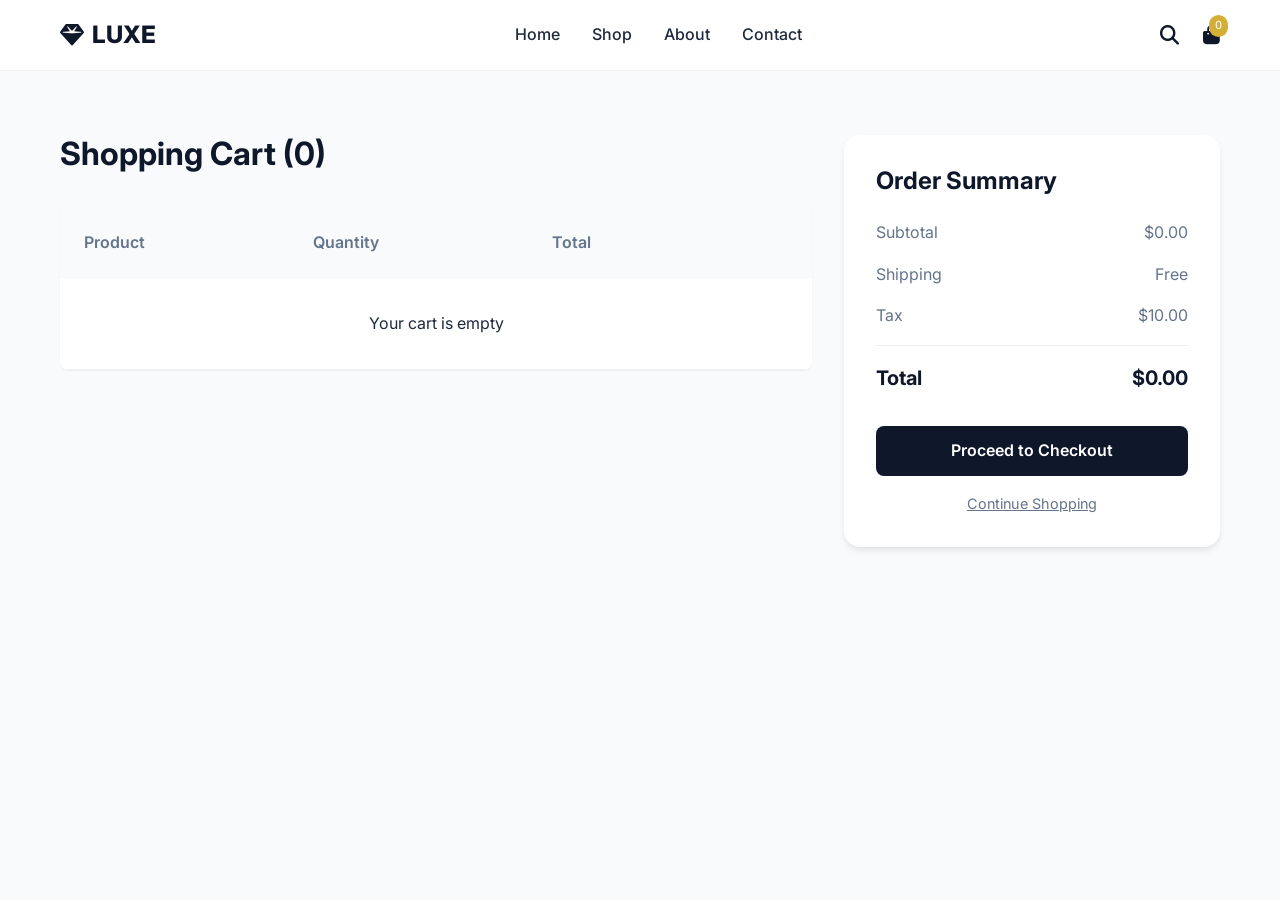
<file: cart.html>
<!DOCTYPE html>
<html lang="en">

<head>
    <meta charset="UTF-8">
    <meta name="viewport" content="width=device-width, initial-scale=1.0">
    <title>Your Cart | Luxe</title>
    <link href="https://fonts.googleapis.com/css2?family=Inter:wght@400;500;600;700;800&display=swap" rel="stylesheet">
    <link rel="stylesheet" href="https://cdnjs.cloudflare.com/ajax/libs/font-awesome/6.4.0/css/all.min.css">
    <link rel="stylesheet" href="style.css">
    <style>
        .cart-wrapper {
            display: grid;
            grid-template-columns: 2fr 1fr;
            gap: 2rem;
            padding: 4rem 0;
        }

        .cart-table {
            width: 100%;
            border-collapse: collapse;
            background: white;
            border-radius: var(--radius-md);
            box-shadow: var(--shadow-sm);
            overflow: hidden;
        }

        .cart-table th {
            text-align: left;
            padding: 1.5rem;
            background: #f8fafc;
            font-weight: 600;
            color: var(--text-light);
        }

        .cart-table td {
            padding: 1.5rem;
            border-bottom: 1px solid #eee;
            vertical-align: middle;
        }

        .cart-item-info {
            display: flex;
            align-items: center;
            gap: 1rem;
        }

        .cart-item-img {
            width: 80px;
            height: 80px;
            border-radius: var(--radius-md);
            object-fit: cover;
        }

        .cart-summary {
            background: white;
            padding: 2rem;
            border-radius: var(--radius-lg);
            box-shadow: var(--shadow-md);
            height: fit-content;
        }

        .summary-row {
            display: flex;
            justify-content: space-between;
            margin-bottom: 1rem;
            color: var(--text-light);
        }

        .summary-total {
            border-top: 1px solid #eee;
            padding-top: 1rem;
            margin-top: 1rem;
            font-size: 1.25rem;
            font-weight: 700;
            color: var(--primary);
            display: flex;
            justify-content: space-between;
        }

        @media (max-width: 768px) {
            .cart-wrapper {
                grid-template-columns: 1fr;
            }
        }
    </style>
</head>

<body>

    <header id="header">
        <div class="container nav-container">
            <a href="index.html" class="logo"><i class="fa-solid fa-gem"></i> LUXE</a>
            <nav>
                <ul class="nav-links">
                    <li><a href="index.html">Home</a></li>
                    <li><a href="products.html">Shop</a></li>
                    <li><a href="about.html">About</a></li>
                    <li><a href="contact.html">Contact</a></li>
                </ul>
            </nav>
            <div class="nav-icons">
                <a href="#" class="icon-btn search-btn"><i class="fa-solid fa-magnifying-glass"></i></a>
                <a href="cart.html" class="icon-btn"><i class="fa-solid fa-bag-shopping"></i> <span class="badge"
                        id="cart-count">0</span></a>
                <button class="mobile-menu-btn"><i class="fa-solid fa-bars"></i></button>
            </div>
        </div>
    </header>

    <div class="container">
        <div class="cart-wrapper">
            <!-- Cart Items -->
            <div class="cart-list">
                <h1 style="margin-bottom: 2rem;">Shopping Cart (3)</h1>
                <table class="cart-table">
                    <thead>
                        <tr>
                            <th>Product</th>
                            <th>Quantity</th>
                            <th>Total</th>
                            <th></th>
                        </tr>
                    </thead>
                    <tbody>
                        <!-- Items will be injected by script.js -->
                    </tbody>
                </table>
            </div>

            <!-- Summary -->
            <div class="cart-summary">
                <h2 style="font-size: 1.5rem; margin-bottom: 1.5rem;">Order Summary</h2>
                <div class="summary-row">
                    <span>Subtotal</span>
                    <span id="subtotal">$0.00</span>
                </div>
                <div class="summary-row">
                    <span>Shipping</span>
                    <span>Free</span>
                </div>
                <div class="summary-row">
                    <span>Tax</span>
                    <span>$10.00</span>
                </div>
                <div class="summary-total">
                    <span>Total</span>
                    <span id="total">$0.00</span>
                </div>
                <a href="checkout.html" class="btn btn-primary"
                    style="width: 100%; text-align: center; margin-top: 2rem;">Proceed to Checkout</a>
                <a href="products.html"
                    style="display:block; text-align:center; margin-top:1rem; font-size:0.9rem; color:var(--text-light); text-decoration:underline;">Continue
                    Shopping</a>
            </div>
        </div>
    </div>

    <script src="script.js"></script>
</body>

</html>
</file>
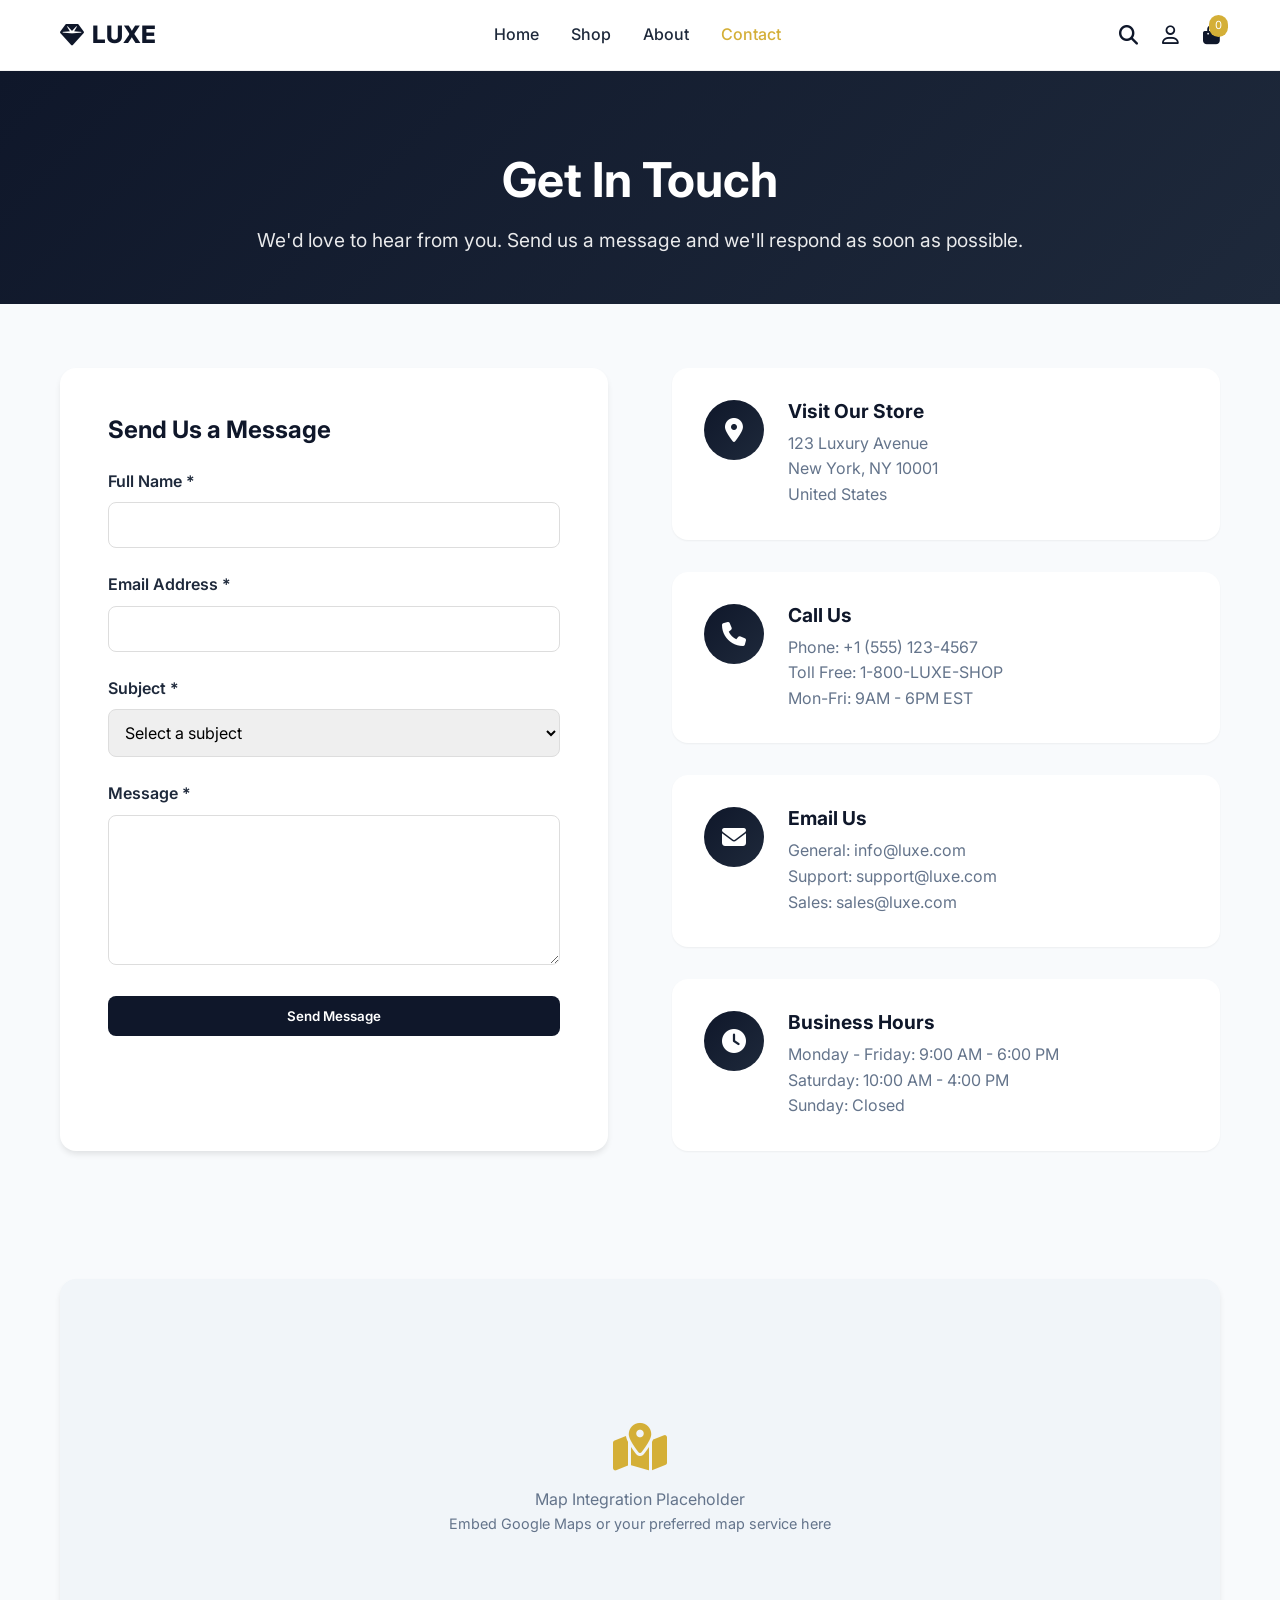
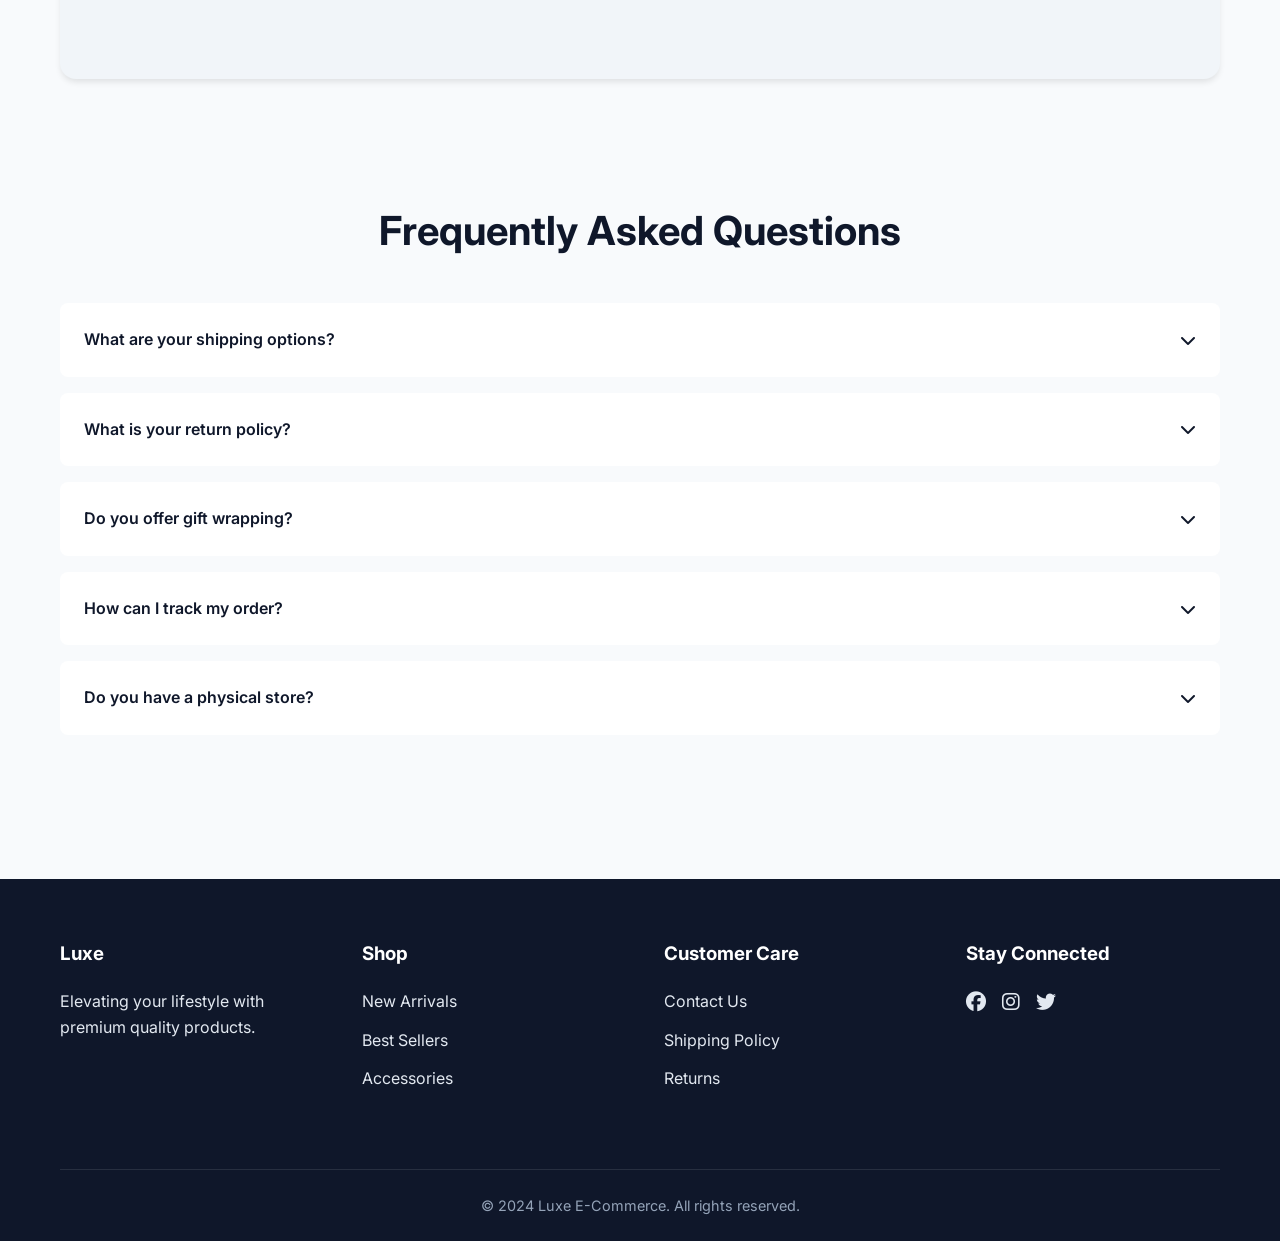
<file: contact.html>
<!DOCTYPE html>
<html lang="en">

<head>
    <meta charset="UTF-8">
    <meta name="viewport" content="width=device-width, initial-scale=1.0">
    <title>Contact Us | Luxe</title>
    <meta name="description"
        content="Get in touch with Luxe. We're here to help with any questions about our products or services.">
    <link href="https://fonts.googleapis.com/css2?family=Inter:wght@400;500;600;700;800&display=swap" rel="stylesheet">
    <link rel="stylesheet" href="https://cdnjs.cloudflare.com/ajax/libs/font-awesome/6.4.0/css/all.min.css">
    <link rel="stylesheet" href="style.css">
    <style>
        .contact-hero {
            background: linear-gradient(135deg, var(--primary), var(--primary-light));
            color: white;
            padding: 5rem 0 3rem;
            text-align: center;
        }

        .contact-hero h1 {
            font-size: 3rem;
            margin-bottom: 1rem;
            color: white;
        }

        .contact-container {
            display: grid;
            grid-template-columns: 1fr 1fr;
            gap: 4rem;
            padding: 4rem 0;
        }

        .contact-form {
            background: white;
            padding: 3rem;
            border-radius: var(--radius-lg);
            box-shadow: var(--shadow-md);
        }

        .form-group {
            margin-bottom: 1.5rem;
        }

        .form-group label {
            display: block;
            margin-bottom: 0.5rem;
            font-weight: 600;
            color: var(--text-main);
        }

        .form-group input,
        .form-group textarea,
        .form-group select {
            width: 100%;
            padding: 12px;
            border: 1px solid #ddd;
            border-radius: var(--radius-md);
            font-family: inherit;
            font-size: 1rem;
            transition: var(--transition);
        }

        .form-group textarea {
            resize: vertical;
            min-height: 150px;
        }

        .form-group input:focus,
        .form-group textarea:focus,
        .form-group select:focus {
            outline: none;
            border-color: var(--primary);
            box-shadow: 0 0 0 3px rgba(15, 23, 42, 0.1);
        }

        .contact-info-cards {
            display: flex;
            flex-direction: column;
            gap: 2rem;
        }

        .info-card {
            background: white;
            padding: 2rem;
            border-radius: var(--radius-lg);
            box-shadow: var(--shadow-sm);
            display: flex;
            align-items: start;
            gap: 1.5rem;
            transition: var(--transition);
        }

        .info-card:hover {
            transform: translateY(-3px);
            box-shadow: var(--shadow-md);
        }

        .info-icon {
            width: 60px;
            height: 60px;
            background: linear-gradient(135deg, var(--primary), var(--primary-light));
            border-radius: 50%;
            display: flex;
            align-items: center;
            justify-content: center;
            color: white;
            font-size: 1.5rem;
            flex-shrink: 0;
        }

        .info-content h3 {
            margin-bottom: 0.5rem;
            font-size: 1.2rem;
        }

        .info-content p {
            color: var(--text-light);
            line-height: 1.6;
        }

        .map-container {
            margin-top: 4rem;
            border-radius: var(--radius-lg);
            overflow: hidden;
            box-shadow: var(--shadow-md);
            height: 400px;
            background: #f1f5f9;
            display: flex;
            align-items: center;
            justify-content: center;
        }

        .faq-section {
            background: #f8fafc;
            padding: 4rem 0;
            margin-top: 4rem;
        }

        .faq-item {
            background: white;
            padding: 1.5rem;
            border-radius: var(--radius-md);
            margin-bottom: 1rem;
            cursor: pointer;
            transition: var(--transition);
        }

        .faq-item:hover {
            box-shadow: var(--shadow-sm);
        }

        .faq-question {
            display: flex;
            justify-content: space-between;
            align-items: center;
            font-weight: 600;
            color: var(--primary);
        }

        .faq-answer {
            margin-top: 1rem;
            color: var(--text-light);
            line-height: 1.6;
            display: none;
        }

        .faq-item.active .faq-answer {
            display: block;
        }

        @media (max-width: 768px) {
            .contact-container {
                grid-template-columns: 1fr;
                gap: 2rem;
            }

            .contact-hero h1 {
                font-size: 2rem;
            }
        }
    </style>
</head>

<body>

    <!-- Header -->
    <header id="header">
        <div class="container nav-container">
            <a href="index.html" class="logo"><i class="fa-solid fa-gem"></i> LUXE</a>
            <nav>
                <ul class="nav-links">
                    <li><a href="index.html">Home</a></li>
                    <li><a href="products.html">Shop</a></li>
                    <li><a href="about.html">About</a></li>
                    <li><a href="contact.html" class="active">Contact</a></li>
                </ul>
            </nav>
            <div class="nav-icons">
                <a href="#" class="icon-btn search-btn"><i class="fa-solid fa-magnifying-glass"></i></a>
                <a href="login.html" class="icon-btn"><i class="fa-regular fa-user"></i></a>
                <a href="cart.html" class="icon-btn">
                    <i class="fa-solid fa-bag-shopping"></i>
                    <span class="badge" id="cart-count">0</span>
                </a>
                <button class="mobile-menu-btn"><i class="fa-solid fa-bars"></i></button>
            </div>
        </div>
    </header>

    <!-- Hero Section -->
    <section class="contact-hero">
        <div class="container">
            <h1>Get In Touch</h1>
            <p style="font-size: 1.2rem; opacity: 0.9;">We'd love to hear from you. Send us a message and we'll respond
                as soon as possible.</p>
        </div>
    </section>

    <!-- Contact Form & Info -->
    <section>
        <div class="container">
            <div class="contact-container">
                <!-- Contact Form -->
                <div class="contact-form">
                    <h2 style="margin-bottom: 1.5rem;">Send Us a Message</h2>
                    <form
                        onsubmit="event.preventDefault(); alert('Thank you for your message! We will get back to you soon.'); this.reset();">
                        <div class="form-group">
                            <label for="name">Full Name *</label>
                            <input type="text" id="name" required>
                        </div>
                        <div class="form-group">
                            <label for="email">Email Address *</label>
                            <input type="email" id="email" required>
                        </div>
                        <div class="form-group">
                            <label for="subject">Subject *</label>
                            <select id="subject" required>
                                <option value="">Select a subject</option>
                                <option>General Inquiry</option>
                                <option>Order Support</option>
                                <option>Product Question</option>
                                <option>Returns & Exchanges</option>
                                <option>Partnership Opportunity</option>
                            </select>
                        </div>
                        <div class="form-group">
                            <label for="message">Message *</label>
                            <textarea id="message" required></textarea>
                        </div>
                        <button type="submit" class="btn btn-primary" style="width: 100%;">Send Message</button>
                    </form>
                </div>

                <!-- Contact Info -->
                <div class="contact-info-cards">
                    <div class="info-card">
                        <div class="info-icon">
                            <i class="fa-solid fa-location-dot"></i>
                        </div>
                        <div class="info-content">
                            <h3>Visit Our Store</h3>
                            <p>123 Luxury Avenue<br>New York, NY 10001<br>United States</p>
                        </div>
                    </div>

                    <div class="info-card">
                        <div class="info-icon">
                            <i class="fa-solid fa-phone"></i>
                        </div>
                        <div class="info-content">
                            <h3>Call Us</h3>
                            <p>Phone: +1 (555) 123-4567<br>Toll Free: 1-800-LUXE-SHOP<br>Mon-Fri: 9AM - 6PM EST</p>
                        </div>
                    </div>

                    <div class="info-card">
                        <div class="info-icon">
                            <i class="fa-solid fa-envelope"></i>
                        </div>
                        <div class="info-content">
                            <h3>Email Us</h3>
                            <p>General: info@luxe.com<br>Support: support@luxe.com<br>Sales: sales@luxe.com</p>
                        </div>
                    </div>

                    <div class="info-card">
                        <div class="info-icon">
                            <i class="fa-solid fa-clock"></i>
                        </div>
                        <div class="info-content">
                            <h3>Business Hours</h3>
                            <p>Monday - Friday: 9:00 AM - 6:00 PM<br>Saturday: 10:00 AM - 4:00 PM<br>Sunday: Closed</p>
                        </div>
                    </div>
                </div>
            </div>

            <!-- Map -->
            <div class="map-container">
                <div style="text-align: center; color: var(--text-light);">
                    <i class="fa-solid fa-map-location-dot"
                        style="font-size: 3rem; margin-bottom: 1rem; color: var(--accent);"></i>
                    <p>Map Integration Placeholder</p>
                    <p style="font-size: 0.9rem;">Embed Google Maps or your preferred map service here</p>
                </div>
            </div>
        </div>
    </section>

    <!-- FAQ Section -->
    <section class="faq-section">
        <div class="container">
            <h2 class="section-title">Frequently Asked Questions</h2>
            <div class="faq-list">
                <div class="faq-item" onclick="this.classList.toggle('active')">
                    <div class="faq-question">
                        <span>What are your shipping options?</span>
                        <i class="fa-solid fa-chevron-down"></i>
                    </div>
                    <div class="faq-answer">
                        We offer free standard shipping on all orders over $100. Express shipping is available for $15,
                        and overnight shipping for $25. International shipping rates vary by location.
                    </div>
                </div>

                <div class="faq-item" onclick="this.classList.toggle('active')">
                    <div class="faq-question">
                        <span>What is your return policy?</span>
                        <i class="fa-solid fa-chevron-down"></i>
                    </div>
                    <div class="faq-answer">
                        We offer a 30-day money-back guarantee on all products. Items must be returned in original
                        condition with tags attached. Refunds are processed within 5-7 business days.
                    </div>
                </div>

                <div class="faq-item" onclick="this.classList.toggle('active')">
                    <div class="faq-question">
                        <span>Do you offer gift wrapping?</span>
                        <i class="fa-solid fa-chevron-down"></i>
                    </div>
                    <div class="faq-answer">
                        Yes! We offer complimentary gift wrapping on all orders. Simply select the gift wrap option at
                        checkout and include your personalized message.
                    </div>
                </div>

                <div class="faq-item" onclick="this.classList.toggle('active')">
                    <div class="faq-question">
                        <span>How can I track my order?</span>
                        <i class="fa-solid fa-chevron-down"></i>
                    </div>
                    <div class="faq-answer">
                        Once your order ships, you'll receive a tracking number via email. You can also track your order
                        by logging into your account and viewing your order history.
                    </div>
                </div>

                <div class="faq-item" onclick="this.classList.toggle('active')">
                    <div class="faq-question">
                        <span>Do you have a physical store?</span>
                        <i class="fa-solid fa-chevron-down"></i>
                    </div>
                    <div class="faq-answer">
                        Yes! Our flagship store is located at 123 Luxury Avenue, New York. We welcome you to visit us
                        during business hours to experience our products in person.
                    </div>
                </div>
            </div>
        </div>
    </section>

    <!-- Footer -->
    <footer>
        <div class="container">
            <div class="footer-grid">
                <div class="footer-col">
                    <h3>Luxe</h3>
                    <p>Elevating your lifestyle with premium quality products.</p>
                </div>
                <div class="footer-col">
                    <h3>Shop</h3>
                    <ul>
                        <li><a href="#">New Arrivals</a></li>
                        <li><a href="#">Best Sellers</a></li>
                        <li><a href="#">Accessories</a></li>
                    </ul>
                </div>
                <div class="footer-col">
                    <h3>Customer Care</h3>
                    <ul>
                        <li><a href="contact.html">Contact Us</a></li>
                        <li><a href="#">Shipping Policy</a></li>
                        <li><a href="#">Returns</a></li>
                    </ul>
                </div>
                <div class="footer-col">
                    <h3>Stay Connected</h3>
                    <div style="display: flex; gap: 1rem; margin-top: 1rem;">
                        <a href="#"><i class="fa-brands fa-facebook fa-lg"></i></a>
                        <a href="#"><i class="fa-brands fa-instagram fa-lg"></i></a>
                        <a href="#"><i class="fa-brands fa-twitter fa-lg"></i></a>
                    </div>
                </div>
            </div>
            <div class="bottom-bar">
                <p>&copy; 2024 Luxe E-Commerce. All rights reserved.</p>
            </div>
        </div>
    </footer>

    <script src="script.js"></script>
</body>

</html>
</file>
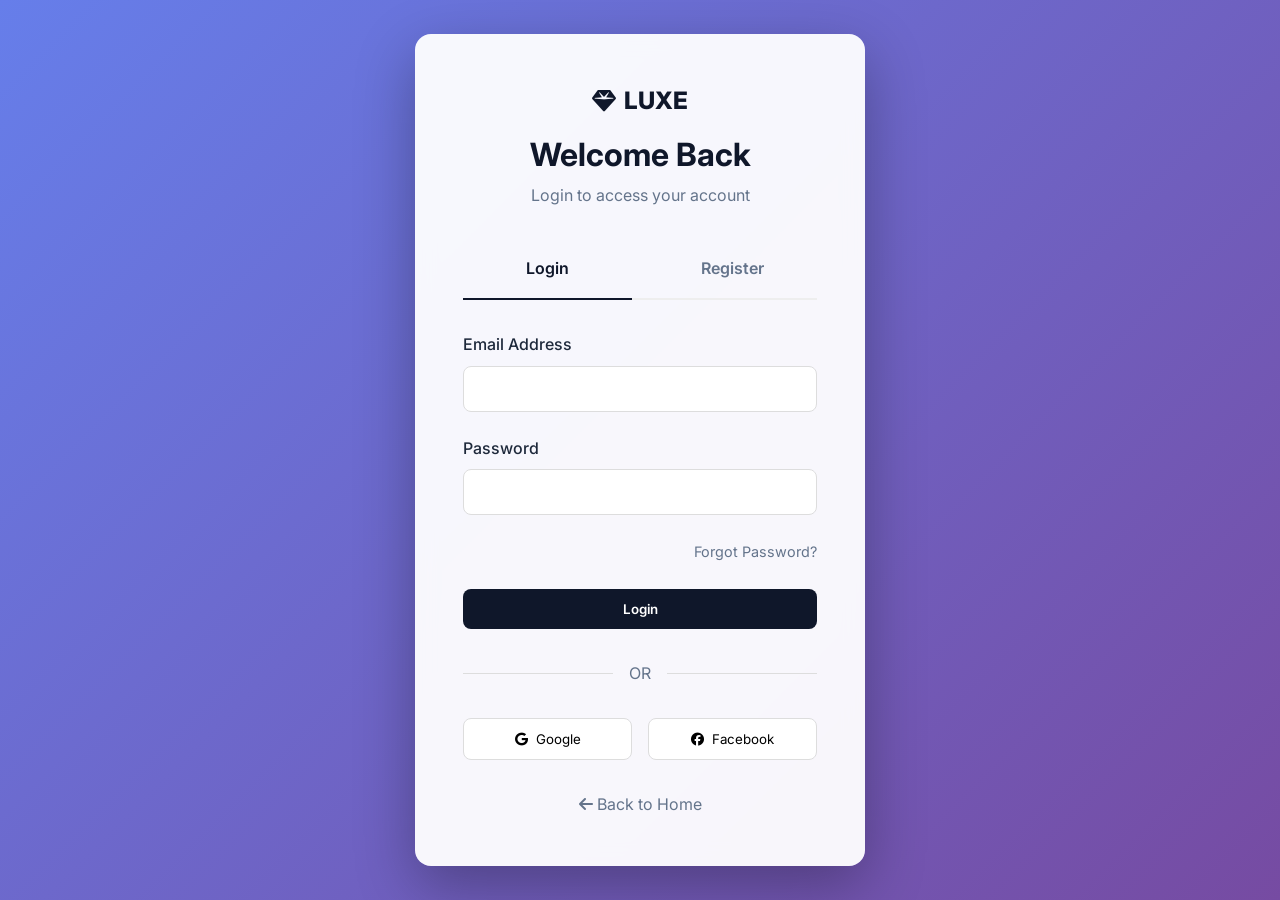
<file: login.html>
<!DOCTYPE html>
<html lang="en">

<head>
    <meta charset="UTF-8">
    <meta name="viewport" content="width=device-width, initial-scale=1.0">
    <title>Login | Luxe</title>
    <link href="https://fonts.googleapis.com/css2?family=Inter:wght@400;500;600;700;800&display=swap" rel="stylesheet">
    <link rel="stylesheet" href="https://cdnjs.cloudflare.com/ajax/libs/font-awesome/6.4.0/css/all.min.css">
    <link rel="stylesheet" href="style.css">
    <style>
        .auth-page {
            min-height: 100vh;
            background: linear-gradient(135deg, #667eea 0%, #764ba2 100%);
            display: flex;
            align-items: center;
            justify-content: center;
            padding: 2rem;
        }

        .auth-container {
            background: rgba(255, 255, 255, 0.95);
            backdrop-filter: blur(10px);
            border-radius: var(--radius-lg);
            box-shadow: 0 20px 60px rgba(0, 0, 0, 0.3);
            width: 100%;
            max-width: 450px;
            padding: 3rem;
        }

        .auth-header {
            text-align: center;
            margin-bottom: 2rem;
        }

        .auth-header h1 {
            font-size: 2rem;
            margin-bottom: 0.5rem;
        }

        .auth-tabs {
            display: flex;
            gap: 1rem;
            margin-bottom: 2rem;
            border-bottom: 2px solid #eee;
        }

        .auth-tab {
            flex: 1;
            padding: 1rem;
            text-align: center;
            font-weight: 600;
            color: var(--text-light);
            border-bottom: 2px solid transparent;
            margin-bottom: -2px;
            cursor: pointer;
            transition: var(--transition);
        }

        .auth-tab.active {
            color: var(--primary);
            border-bottom-color: var(--primary);
        }

        .auth-form {
            display: none;
        }

        .auth-form.active {
            display: block;
        }

        .form-group {
            margin-bottom: 1.5rem;
        }

        .form-group label {
            display: block;
            margin-bottom: 0.5rem;
            font-weight: 500;
            color: var(--text-main);
        }

        .form-group input {
            width: 100%;
            padding: 12px;
            border: 1px solid #ddd;
            border-radius: var(--radius-md);
            font-family: inherit;
            font-size: 1rem;
            transition: var(--transition);
        }

        .form-group input:focus {
            outline: none;
            border-color: var(--primary);
            box-shadow: 0 0 0 3px rgba(15, 23, 42, 0.1);
        }

        .forgot-password {
            text-align: right;
            margin-bottom: 1.5rem;
        }

        .forgot-password a {
            color: var(--text-light);
            font-size: 0.9rem;
            text-decoration: none;
        }

        .forgot-password a:hover {
            color: var(--primary);
            text-decoration: underline;
        }

        .divider {
            display: flex;
            align-items: center;
            text-align: center;
            margin: 2rem 0;
            color: var(--text-light);
        }

        .divider::before,
        .divider::after {
            content: '';
            flex: 1;
            border-bottom: 1px solid #ddd;
        }

        .divider span {
            padding: 0 1rem;
        }

        .social-login {
            display: flex;
            gap: 1rem;
        }

        .social-btn {
            flex: 1;
            padding: 12px;
            border: 1px solid #ddd;
            border-radius: var(--radius-md);
            background: white;
            display: flex;
            align-items: center;
            justify-content: center;
            gap: 0.5rem;
            cursor: pointer;
            transition: var(--transition);
        }

        .social-btn:hover {
            background: #f8fafc;
            border-color: var(--primary);
        }

        .back-home {
            text-align: center;
            margin-top: 2rem;
        }

        .back-home a {
            color: var(--text-light);
            text-decoration: none;
        }

        .back-home a:hover {
            color: var(--primary);
        }
    </style>
</head>

<body>

    <div class="auth-page">
        <div class="auth-container">
            <div class="auth-header">
                <div class="logo" style="justify-content: center; margin-bottom: 1rem;">
                    <i class="fa-solid fa-gem"></i> LUXE
                </div>
                <h1>Welcome Back</h1>
                <p style="color: var(--text-light);">Login to access your account</p>
            </div>

            <div class="auth-tabs">
                <div class="auth-tab active" onclick="switchTab('login')">Login</div>
                <div class="auth-tab" onclick="switchTab('register')">Register</div>
            </div>

            <!-- Login Form -->
            <form class="auth-form active" id="login-form">
                <div class="form-group">
                    <label for="login-email">Email Address</label>
                    <input type="email" id="login-email" required>
                </div>
                <div class="form-group">
                    <label for="login-password">Password</label>
                    <input type="password" id="login-password" required>
                </div>
                <div class="forgot-password">
                    <a href="#">Forgot Password?</a>
                </div>
                <button type="submit" class="btn btn-primary" style="width: 100%;"
                    onclick="event.preventDefault(); alert('Login successful!'); window.location.href='index.html';">
                    Login
                </button>

                <div class="divider"><span>OR</span></div>

                <div class="social-login">
                    <button class="social-btn" type="button">
                        <i class="fa-brands fa-google"></i> Google
                    </button>
                    <button class="social-btn" type="button">
                        <i class="fa-brands fa-facebook"></i> Facebook
                    </button>
                </div>
            </form>

            <!-- Register Form -->
            <form class="auth-form" id="register-form">
                <div class="form-group">
                    <label for="register-name">Full Name</label>
                    <input type="text" id="register-name" required>
                </div>
                <div class="form-group">
                    <label for="register-email">Email Address</label>
                    <input type="email" id="register-email" required>
                </div>
                <div class="form-group">
                    <label for="register-password">Password</label>
                    <input type="password" id="register-password" required>
                </div>
                <div class="form-group">
                    <label for="register-confirm">Confirm Password</label>
                    <input type="password" id="register-confirm" required>
                </div>
                <button type="submit" class="btn btn-primary" style="width: 100%;"
                    onclick="event.preventDefault(); alert('Registration successful!'); switchTab('login');">
                    Create Account
                </button>

                <div class="divider"><span>OR</span></div>

                <div class="social-login">
                    <button class="social-btn" type="button">
                        <i class="fa-brands fa-google"></i> Google
                    </button>
                    <button class="social-btn" type="button">
                        <i class="fa-brands fa-facebook"></i> Facebook
                    </button>
                </div>
            </form>

            <div class="back-home">
                <a href="index.html"><i class="fa-solid fa-arrow-left"></i> Back to Home</a>
            </div>
        </div>
    </div>

    <script>
        function switchTab(tab) {
            // Update tabs
            document.querySelectorAll('.auth-tab').forEach(t => t.classList.remove('active'));
            event.target.classList.add('active');

            // Update forms
            document.querySelectorAll('.auth-form').forEach(f => f.classList.remove('active'));
            document.getElementById(tab + '-form').classList.add('active');

            // Update header text
            const header = document.querySelector('.auth-header h1');
            const subtext = document.querySelector('.auth-header p');
            if (tab === 'login') {
                header.textContent = 'Welcome Back';
                subtext.textContent = 'Login to access your account';
            } else {
                header.textContent = 'Create Account';
                subtext.textContent = 'Join Luxe today';
            }
        }
    </script>
</body>

</html>
</file>
<file: style.css>
/* 
  Theme: Luxe - Modern E-Commerce
  Colors: Deep Midnight Blue & Soft Gold
*/

:root {
  --primary: #0f172a;
  /* Deep Midnight */
  --primary-light: #1e293b;
  --accent: #d4af37;
  /* Soft Gold */
  --accent-hover: #b89628;
  --text-main: #1e293b;
  --text-light: #64748b;
  --bg-body: #f8fafc;
  --bg-white: #ffffff;
  --shadow-sm: 0 1px 2px rgba(0, 0, 0, 0.05);
  --shadow-md: 0 4px 6px -1px rgba(0, 0, 0, 0.1);
  --shadow-lg: 0 10px 15px -3px rgba(0, 0, 0, 0.1);
  --font-main: 'Inter', system-ui, -apple-system, sans-serif;
  --radius-md: 8px;
  --radius-lg: 16px;
  --transition: all 0.3s ease;
}

/* Base Reset & Typography */
* {
  margin: 0;
  padding: 0;
  box-sizing: border-box;
}

body {
  font-family: var(--font-main);
  background-color: var(--bg-body);
  color: var(--text-main);
  line-height: 1.6;
  overflow-x: hidden;
}

a {
  text-decoration: none;
  color: inherit;
}

ul {
  list-style: none;
}

img {
  max-width: 100%;
  display: block;
}

button {
  font-family: inherit;
  cursor: pointer;
  border: none;
  background: none;
}

/* Utilities */
.container {
  max-width: 1200px;
  margin: 0 auto;
  padding: 0 20px;
}

.section {
  padding: 4rem 0;
}

.text-center {
  text-align: center;
}

h1,
h2,
h3 {
  line-height: 1.2;
  font-weight: 700;
  color: var(--primary);
}

.section-title {
  font-size: 2.5rem;
  margin-bottom: 3rem;
  text-align: center;
}

/* Components: Buttons */
.btn {
  display: inline-block;
  padding: 12px 24px;
  border-radius: var(--radius-md);
  font-weight: 600;
  transition: var(--transition);
}

.btn-primary {
  background-color: var(--primary);
  color: white;
}

.btn-primary:hover {
  background-color: var(--primary-light);
  transform: translateY(-2px);
  box-shadow: var(--shadow-md);
}

.btn-accent {
  background-color: var(--accent);
  color: white;
}

.btn-accent:hover {
  background-color: var(--accent-hover);
  transform: translateY(-2px);
}

.btn-outline {
  border: 2px solid var(--primary);
  color: var(--primary);
}

.btn-outline:hover {
  background-color: var(--primary);
  color: white;
}

/* Header & Navbar */
header {
  background: rgba(255, 255, 255, 0.9);
  backdrop-filter: blur(10px);
  position: sticky;
  top: 0;
  z-index: 1000;
  border-bottom: 1px solid rgba(0, 0, 0, 0.05);
  padding: 1rem 0;
}

.nav-container {
  display: flex;
  justify-content: space-between;
  align-items: center;
}

.logo {
  font-size: 1.5rem;
  font-weight: 800;
  color: var(--primary);
  display: flex;
  align-items: center;
  gap: 0.5rem;
}

.nav-links {
  display: flex;
  gap: 2rem;
}

.nav-links a {
  font-weight: 500;
  color: var(--text-main);
  transition: color 0.2s;
}

.nav-links a:hover,
.nav-links a.active {
  color: var(--accent);
}

.nav-icons {
  display: flex;
  gap: 1.5rem;
  align-items: center;
}

.icon-btn {
  position: relative;
  font-size: 1.2rem;
  color: var(--primary);
  transition: color 0.2s;
}

.icon-btn:hover {
  color: var(--accent);
}

.badge {
  position: absolute;
  top: -5px;
  right: -8px;
  background: var(--accent);
  color: white;
  font-size: 0.7rem;
  padding: 2px 6px;
  border-radius: 10px;
}

.mobile-menu-btn {
  display: none;
  font-size: 1.5rem;
}

/* Hero Section styles moved to the end of file to avoid conflicts */

/* Featured Products */
.product-grid {
  display: grid;
  grid-template-columns: repeat(auto-fit, minmax(280px, 1fr));
  gap: 2rem;
}

.product-card {
  background: var(--bg-white);
  border-radius: var(--radius-lg);
  overflow: hidden;
  box-shadow: var(--shadow-sm);
  transition: var(--transition);
  position: relative;
}

.product-card:hover {
  transform: translateY(-5px);
  box-shadow: var(--shadow-lg);
}

.product-image {
  position: relative;
  height: 300px;
  overflow: hidden;
  background: #f1f5f9;
}

.product-image img {
  width: 100%;
  height: 100%;
  object-fit: cover;
  transition: transform 0.5s ease;
}

.product-card:hover .product-image img {
  transform: scale(1.05);
}

.product-actions {
  position: absolute;
  bottom: -50px;
  left: 0;
  right: 0;
  display: flex;
  justify-content: center;
  gap: 1rem;
  padding: 1rem;
  background: rgba(255, 255, 255, 0.9);
  transition: bottom 0.3s ease;
}

.product-card:hover .product-actions {
  bottom: 0;
}

.action-btn {
  width: 40px;
  height: 40px;
  border-radius: 50%;
  background: white;
  display: flex;
  align-items: center;
  justify-content: center;
  box-shadow: var(--shadow-md);
  color: var(--primary);
  transition: var(--transition);
}

.action-btn:hover {
  background: var(--primary);
  color: white;
}

.product-info {
  padding: 1.5rem;
}

.category {
  font-size: 0.8rem;
  text-transform: uppercase;
  letter-spacing: 1px;
  color: var(--text-light);
  margin-bottom: 0.5rem;
  display: block;
}

.product-title {
  font-size: 1.1rem;
  margin-bottom: 0.5rem;
  color: var(--text-main);
  font-weight: 600;
}

.rating {
  color: #fbbf24;
  font-size: 0.9rem;
  margin-bottom: 0.5rem;
}

.price {
  font-size: 1.25rem;
  font-weight: 700;
  color: var(--primary);
}

/* Footer */
footer {
  background: var(--primary);
  color: #e2e8f0;
  padding: 4rem 0 0;
  margin-top: 4rem;
}

.footer-grid {
  display: grid;
  grid-template-columns: repeat(auto-fit, minmax(200px, 1fr));
  gap: 3rem;
  padding-bottom: 4rem;
}

.footer-col h3 {
  color: white;
  margin-bottom: 1.5rem;
}

.footer-col ul li {
  margin-bottom: 0.8rem;
}

.footer-col a {
  transition: color 0.2s;
}

.footer-col a:hover {
  color: var(--accent);
}

.bottom-bar {
  border-top: 1px solid rgba(255, 255, 255, 0.1);
  padding: 1.5rem 0;
  text-align: center;
  color: #94a3b8;
  font-size: 0.9rem;
}

/* Mobile Menu Overlay */
.nav-links.mobile-open {
  display: flex !important;
  flex-direction: column;
  position: fixed;
  top: 0;
  right: 0;
  width: 80%;
  max-width: 300px;
  height: 100vh;
  background: white;
  padding: 2rem;
  box-shadow: -5px 0 20px rgba(0, 0, 0, 0.1);
  z-index: 9999;
  animation: slideIn 0.3s ease;
}

@keyframes slideIn {
  from {
    transform: translateX(100%);
  }

  to {
    transform: translateX(0);
  }
}

.mobile-overlay {
  display: none;
  position: fixed;
  top: 0;
  left: 0;
  width: 100%;
  height: 100%;
  background: rgba(0, 0, 0, 0.5);
  z-index: 9998;
}

.mobile-overlay.active {
  display: block;
}

/* Responsive */
@media (max-width: 768px) {
  /* Old hero media queries removed */

  .nav-links {
    display: none;
  }

  .mobile-menu-btn {
    display: block;
  }

  .section-title {
    font-size: 2rem;
  }

  .product-grid {
    grid-template-columns: repeat(auto-fit, minmax(250px, 1fr));
  }

  .footer-grid {
    grid-template-columns: 1fr;
    gap: 2rem;
  }
}

@media (max-width: 480px) {
  .hero-text h1 {
    font-size: 2rem;
  }

  .product-grid {
    grid-template-columns: 1fr;
  }
}

/* Pagination Active State */
.pagination-btn.active {
  background-color: var(--primary) !important;
  color: white !important;
  border-color: var(--primary) !important;
}

/* Hero Section - Full Background Version */
.hero {
  background: linear-gradient(rgba(15, 23, 42, 0.8), rgba(15, 23, 42, 0.8)),
    url('https://images.unsplash.com/photo-1607082348824-0a96f2a4b9da?ixlib=rb-4.0.3&auto=format&fit=crop&w=1600&q=80');
  background-size: cover;
  background-position: center;
  min-height: 600px;
  display: flex;
  align-items: center;
  text-align: center;
  padding: 4rem 0;
}

.hero .hero-text {
  max-width: 800px;
  margin: 0 auto;
  width: 100%;
}

.hero h1 {
  color: #ffffff !important;
  font-size: 3.5rem;
  margin-bottom: 1.5rem;
  text-shadow: 2px 2px 10px rgba(0, 0, 0, 0.8);
  line-height: 1.2;
  background: none !important;
  -webkit-text-fill-color: initial !important;
}

.hero p {
  color: #ffffff !important;
  font-size: 1.3rem;
  margin-bottom: 2rem;
  text-shadow: 1px 1px 5px rgba(0, 0, 0, 0.8);
  max-width: 700px;
  margin-left: auto;
  margin-right: auto;
}

.hero-btns {
  display: flex;
  gap: 1rem;
  justify-content: center;
  flex-wrap: wrap;
}

.btn-glass {
  background: rgba(255, 255, 255, 0.2);
  color: white;
  border: 2px solid white;
  backdrop-filter: blur(10px);
}

.btn-glass:hover {
  background: rgba(255, 255, 255, 0.3);
  transform: translateY(-2px);
}

/* Pagination Active State */
.pagination-btn.active {
  background-color: var(--primary) !important;
  color: white !important;
  border-color: var(--primary) !important;
}

/* Responsive Adjustments */
@media (max-width: 768px) {
  .hero {
    min-height: 500px;
  }

  .hero h1 {
    font-size: 2.5rem;
  }

  .hero p {
    font-size: 1.1rem;
  }
}

@media (max-width: 480px) {
  .hero h1 {
    font-size: 2rem;
  }

  .hero-btns .btn {
    width: 100%;
  }
}
</file>
